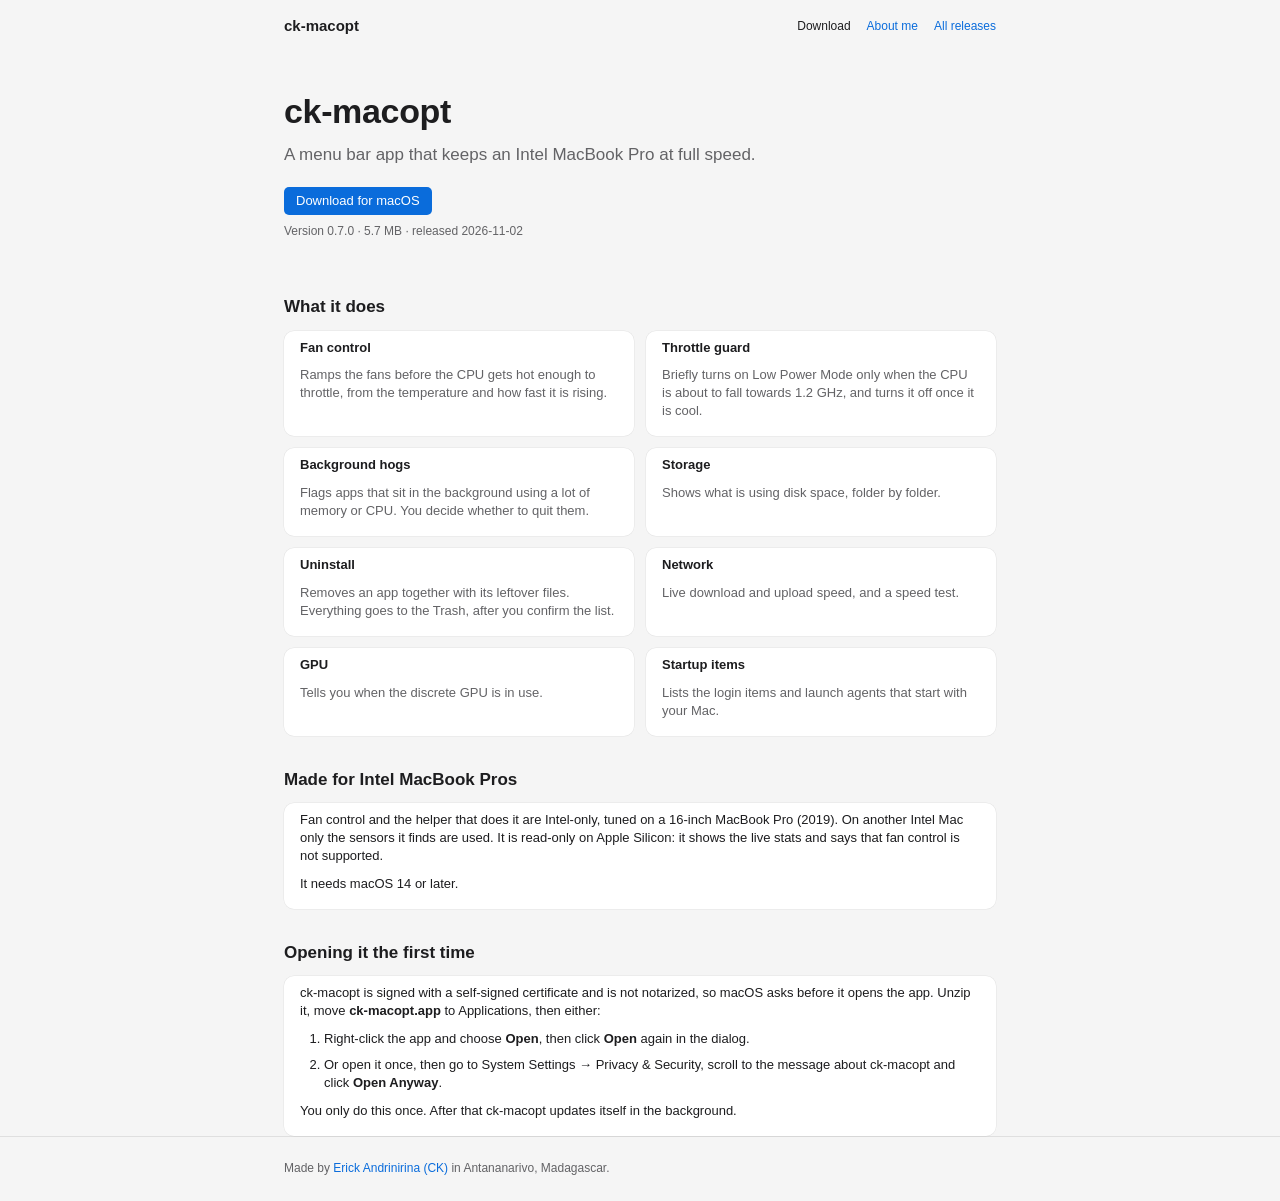
<file: index.html>
<!doctype html>
<html lang="en">
<head>
<meta charset="utf-8">
<meta name="viewport" content="width=device-width, initial-scale=1">
<title>ck-macopt · Download</title>
<meta name="description" content="ck-macopt is a menu bar app that keeps an Intel MacBook Pro at full speed: fan control before the CPU throttles, background hog alerts, and what is using your disk.">
<link rel="stylesheet" href="tokens/colors.css">
<link rel="stylesheet" href="tokens/typography.css">
<link rel="stylesheet" href="tokens/spacing.css">
<link rel="stylesheet" href="tokens/radii.css">
<link rel="stylesheet" href="tokens/shadows.css">
<link rel="stylesheet" href="tokens/motion.css">
<link rel="stylesheet" href="tokens/base.css">
<link rel="stylesheet" href="components/button.css">
<link rel="stylesheet" href="components/card.css">
<link rel="stylesheet" href="site.css">
<script type="module" src="download.js"></script>
</head>
<body class="ck-root">
<header class="top"><div class="wrap">
  <a class="brand" href="./">ck-macopt</a>
  <nav class="nav"><a href="./" aria-current="page">Download</a><a href="about.html">About me</a><a href="https://github.com/ckandrinirina/ck-macopt-releases/releases">All releases</a></nav>
</div></header>

<main class="wrap">
  <section class="hero">
    <h1>ck-macopt</h1>
    <p class="pitch">A menu bar app that keeps an Intel MacBook Pro at full speed.</p>
    <div class="download">
      <a class="btn btn--primary is-disabled" id="download" aria-disabled="true" tabindex="-1"><span class="btn__label" id="download-label">No release yet</span></a>
      <p class="meta num" id="download-meta"></p>
      <noscript><p class="meta">Turn on JavaScript to see the latest version, or get it from the <a href="https://github.com/ckandrinirina/ck-macopt-releases/releases/latest">releases page</a>.</p></noscript>
    </div>
  </section>

  <section class="section">
    <h2>What it does</h2>
    <div class="card-grid">
      <div class="card"><div class="card__body"><h3 class="feature__name">Fan control</h3><p class="feature__text">Ramps the fans before the CPU gets hot enough to throttle, from the temperature and how fast it is rising.</p></div></div>
      <div class="card"><div class="card__body"><h3 class="feature__name">Throttle guard</h3><p class="feature__text">Briefly turns on Low Power Mode only when the CPU is about to fall towards 1.2 GHz, and turns it off once it is cool.</p></div></div>
      <div class="card"><div class="card__body"><h3 class="feature__name">Background hogs</h3><p class="feature__text">Flags apps that sit in the background using a lot of memory or CPU. You decide whether to quit them.</p></div></div>
      <div class="card"><div class="card__body"><h3 class="feature__name">Storage</h3><p class="feature__text">Shows what is using disk space, folder by folder.</p></div></div>
      <div class="card"><div class="card__body"><h3 class="feature__name">Uninstall</h3><p class="feature__text">Removes an app together with its leftover files. Everything goes to the Trash, after you confirm the list.</p></div></div>
      <div class="card"><div class="card__body"><h3 class="feature__name">Network</h3><p class="feature__text">Live download and upload speed, and a speed test.</p></div></div>
      <div class="card"><div class="card__body"><h3 class="feature__name">GPU</h3><p class="feature__text">Tells you when the discrete GPU is in use.</p></div></div>
      <div class="card"><div class="card__body"><h3 class="feature__name">Startup items</h3><p class="feature__text">Lists the login items and launch agents that start with your Mac.</p></div></div>
    </div>
  </section>

  <section class="section">
    <h2>Made for Intel MacBook Pros</h2>
    <div class="card"><div class="card__body">
      <p>Fan control and the helper that does it are Intel-only, tuned on a 16-inch MacBook Pro (2019). On another Intel Mac only the sensors it finds are used. It is read-only on Apple Silicon: it shows the live stats and says that fan control is not supported.</p>
      <p>It needs macOS 14 or later.</p>
    </div></div>
  </section>

  <section class="section">
    <h2>Opening it the first time</h2>
    <div class="card"><div class="card__body">
      <p>ck-macopt is signed with a self-signed certificate and is not notarized, so macOS asks before it opens the app. Unzip it, move <strong>ck-macopt.app</strong> to Applications, then either:</p>
      <ol class="steps">
        <li>Right-click the app and choose <strong>Open</strong>, then click <strong>Open</strong> again in the dialog.</li>
        <li>Or open it once, then go to System Settings &rarr; Privacy &amp; Security, scroll to the message about ck-macopt and click <strong>Open Anyway</strong>.</li>
      </ol>
      <p>You only do this once. After that ck-macopt updates itself in the background.</p>
    </div></div>
  </section>
</main>

<footer><div class="wrap">Made by <a href="about.html">Erick Andrinirina (CK)</a> in Antananarivo, Madagascar.</div></footer>
</body>
</html>
</file>
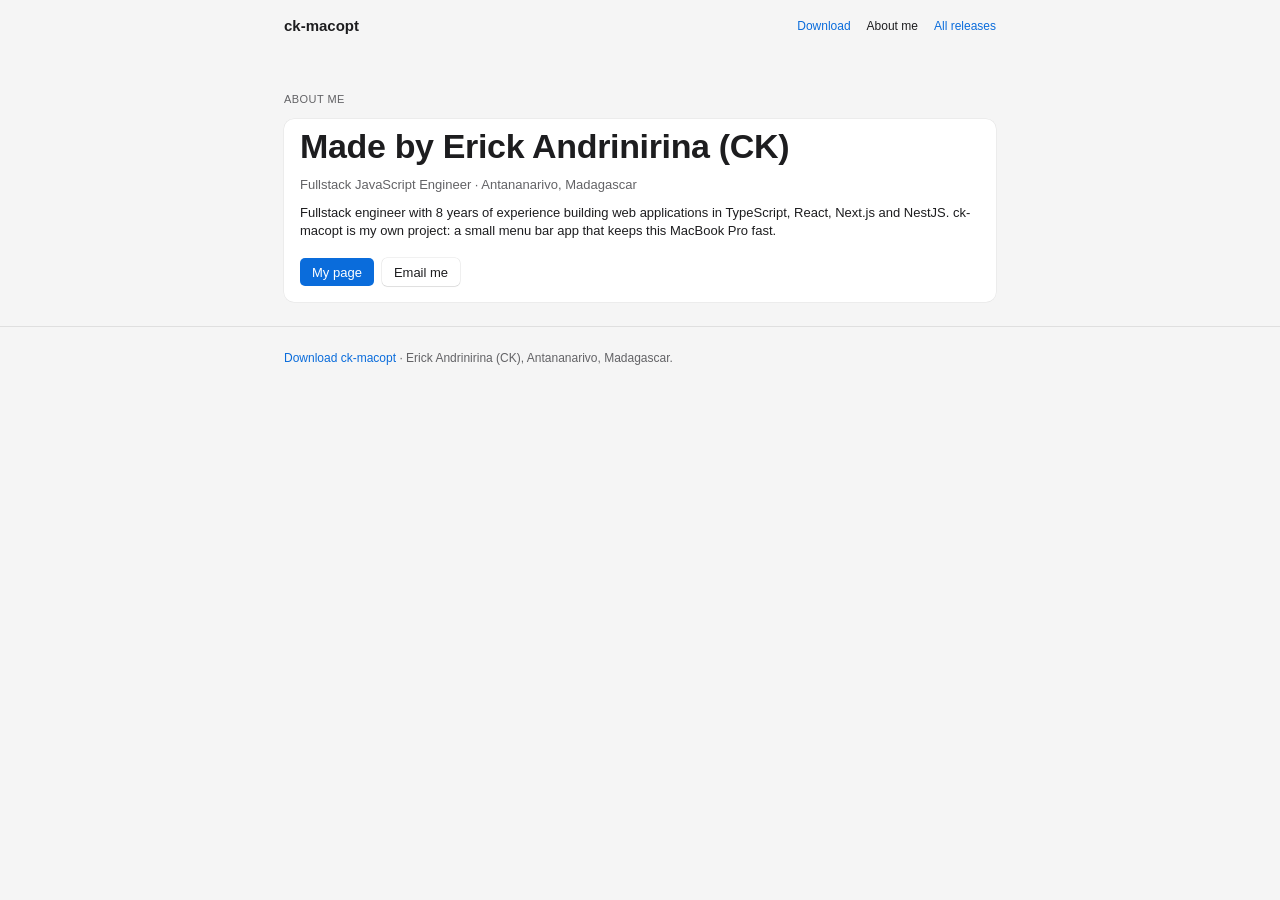
<file: about.html>
<!doctype html>
<html lang="en">
<head>
<meta charset="utf-8">
<meta name="viewport" content="width=device-width, initial-scale=1">
<title>ck-macopt · About me</title>
<meta name="description" content="Erick Andrinirina (CK), fullstack JavaScript engineer and maker of ck-macopt.">
<link rel="stylesheet" href="tokens/colors.css">
<link rel="stylesheet" href="tokens/typography.css">
<link rel="stylesheet" href="tokens/spacing.css">
<link rel="stylesheet" href="tokens/radii.css">
<link rel="stylesheet" href="tokens/shadows.css">
<link rel="stylesheet" href="tokens/motion.css">
<link rel="stylesheet" href="tokens/base.css">
<link rel="stylesheet" href="components/button.css">
<link rel="stylesheet" href="components/card.css">
<link rel="stylesheet" href="site.css">
</head>
<body class="ck-root">
<header class="top"><div class="wrap">
  <a class="brand" href="./">ck-macopt</a>
  <nav class="nav"><a href="./">Download</a><a href="about.html" aria-current="page">About me</a><a href="https://github.com/ckandrinirina/ck-macopt-releases/releases">All releases</a></nav>
</div></header>

<main class="wrap">
  <section class="hero">
    <p class="eyebrow">About me</p>
    <div class="card"><div class="card__body">
      <h1 class="author__name">Made by Erick Andrinirina (CK)</h1>
      <p class="author__role">Fullstack JavaScript Engineer · Antananarivo, Madagascar</p>
      <p>Fullstack engineer with 8 years of experience building web applications in TypeScript, React, Next.js and NestJS. ck-macopt is my own project: a small menu bar app that keeps this MacBook Pro fast.</p>
      <div class="btn-group">
        <a class="btn btn--primary" href="https://ckandrinirina.github.io">My page</a>
        <a class="btn btn--secondary" href="mailto:ckandrinirina@gmail.com">Email me</a>
      </div>
    </div></div>
  </section>
</main>

<footer><div class="wrap"><a href="./">Download ck-macopt</a> · Erick Andrinirina (CK), Antananarivo, Madagascar.</div></footer>
</body>
</html>
</file>
<file: tokens/colors.css>
/* ck-macopt — color tokens.
   Light values on :root; dark values override the SAME names under prefers-color-scheme.
   [data-theme] scopes force one theme for side-by-side previews (same names, never a parallel set). */
:root, [data-theme="light"] {
  color-scheme: light;
  --color-bg-window: #ECECEC;
  --color-bg-content: #F5F5F5;
  --color-bg-card: #FFFFFF;
  --color-bg-card-nested: #F7F7F7;
  --color-bg-sidebar: rgba(226, 226, 226, 0.82);
  --color-bg-popover: rgba(246, 246, 246, 0.88);
  --color-bg-sheet: #F6F6F6;
  --color-bg-control: #FFFFFF;
  --color-bg-control-pressed: #E4E4E4;
  --color-bg-field: #FFFFFF;
  --color-bg-tooltip: #FFFFFF;
  --color-bg-menubar: rgba(246, 246, 246, 0.80);
  --color-scrim: rgba(0, 0, 0, 0.18);
  --color-fill-subtle: rgba(0, 0, 0, 0.04);
  --color-fill-hover: rgba(0, 0, 0, 0.06);
  --color-fill-pressed: rgba(0, 0, 0, 0.11);
  --color-fill-selected: rgba(0, 0, 0, 0.09);
  --color-fill-track: rgba(0, 0, 0, 0.09);
  --color-separator: rgba(0, 0, 0, 0.09);
  --color-border-control: rgba(0, 0, 0, 0.16);
  --color-border-card: rgba(0, 0, 0, 0.07);
  --color-border-popover: rgba(0, 0, 0, 0.12);
  --color-text-primary: #1D1D1F;
  --color-text-secondary: #636366;
  --color-text-tertiary: #8E8E93;
  --color-text-disabled: rgba(0, 0, 0, 0.30);
  --color-text-on-accent: #FFFFFF;
  --color-text-placeholder: #636366;
  --color-accent: #0A6CDB;
  --color-accent-hover: #095FC2;
  --color-accent-pressed: #08529F;
  --color-accent-text: #0A6CDB;
  --color-accent-tint: rgba(10, 108, 219, 0.12);
  --color-selection: #0A6CDB;
  --color-focus-ring: rgba(10, 108, 219, 0.55);
  --color-status-normal: #28A745;
  --color-status-normal-text: #1E7B34;
  --color-status-normal-tint: rgba(40, 167, 69, 0.12);
  --color-status-warning: #F08C00;
  --color-status-warning-text: #A35200;
  --color-status-warning-tint: rgba(240, 140, 0, 0.13);
  --color-status-critical: #E5372B;
  --color-status-critical-text: #C4281C;
  --color-status-critical-tint: rgba(229, 55, 43, 0.11);
  --color-status-neutral: #8E8E93;
  --color-status-neutral-text: #636366;
  --color-status-neutral-tint: rgba(0, 0, 0, 0.06);
  --color-destructive: #D70015;
  --color-destructive-hover: #BD0012;
  --color-destructive-pressed: #A00010;
  --color-chart-line: #0A6CDB;
  --color-chart-area: rgba(10, 108, 219, 0.10);
  --color-chart-grid: rgba(0, 0, 0, 0.07);
  --color-chart-threshold: rgba(229, 55, 43, 0.55);
  --color-switch-off: rgba(0, 0, 0, 0.13);
  --color-switch-thumb: #FFFFFF;
  --color-app-icon-bg: #E8E8ED;
  --color-app-icon-fg: #636366;
  --color-window-close: #FF5F57;
  --color-window-minimize: #FEBC2E;
  --color-window-zoom: #28C840;
}
@media (prefers-color-scheme: dark) {
  :root {
    color-scheme: dark;
    --color-bg-window: #1E1E1E;
    --color-bg-content: #1E1E1E;
    --color-bg-card: #2A2A2A;
    --color-bg-card-nested: #323232;
    --color-bg-sidebar: rgba(44, 44, 44, 0.78);
    --color-bg-popover: rgba(38, 38, 38, 0.86);
    --color-bg-sheet: #2C2C2C;
    --color-bg-control: rgba(255, 255, 255, 0.12);
    --color-bg-control-pressed: rgba(255, 255, 255, 0.20);
    --color-bg-field: rgba(255, 255, 255, 0.06);
    --color-bg-tooltip: #3A3A3A;
    --color-bg-menubar: rgba(30, 30, 30, 0.72);
    --color-scrim: rgba(0, 0, 0, 0.42);
    --color-fill-subtle: rgba(255, 255, 255, 0.05);
    --color-fill-hover: rgba(255, 255, 255, 0.08);
    --color-fill-pressed: rgba(255, 255, 255, 0.14);
    --color-fill-selected: rgba(255, 255, 255, 0.11);
    --color-fill-track: rgba(255, 255, 255, 0.12);
    --color-separator: rgba(255, 255, 255, 0.09);
    --color-border-control: rgba(255, 255, 255, 0.14);
    --color-border-card: rgba(255, 255, 255, 0.07);
    --color-border-popover: rgba(255, 255, 255, 0.16);
    --color-text-primary: #F2F2F4;
    --color-text-secondary: #A6A6AB;
    --color-text-tertiary: #76767B;
    --color-text-disabled: rgba(255, 255, 255, 0.28);
    --color-text-on-accent: #FFFFFF;
    --color-text-placeholder: #A6A6AB;
    --color-accent: #0B6FE0;
    --color-accent-hover: #2A80EA;
    --color-accent-pressed: #0A5FC2;
    --color-accent-text: #4DA3FF;
    --color-accent-tint: rgba(77, 163, 255, 0.18);
    --color-selection: #0B6FE0;
    --color-focus-ring: rgba(77, 163, 255, 0.60);
    --color-status-normal: #32D74B;
    --color-status-normal-text: #4BD964;
    --color-status-normal-tint: rgba(50, 215, 75, 0.16);
    --color-status-warning: #FF9F0A;
    --color-status-warning-text: #FFB340;
    --color-status-warning-tint: rgba(255, 159, 10, 0.17);
    --color-status-critical: #FF5248;
    --color-status-critical-text: #FF7A70;
    --color-status-critical-tint: rgba(255, 82, 72, 0.17);
    --color-status-neutral: #8E8E93;
    --color-status-neutral-text: #A6A6AB;
    --color-status-neutral-tint: rgba(255, 255, 255, 0.08);
    --color-destructive: #D2342A;
    --color-destructive-hover: #DE4A40;
    --color-destructive-pressed: #B92C23;
    --color-chart-line: #4DA3FF;
    --color-chart-area: rgba(77, 163, 255, 0.14);
    --color-chart-grid: rgba(255, 255, 255, 0.08);
    --color-chart-threshold: rgba(255, 82, 72, 0.60);
    --color-switch-off: rgba(255, 255, 255, 0.18);
    --color-switch-thumb: #F2F2F4;
    --color-app-icon-bg: #3A3A3C;
    --color-app-icon-fg: #A6A6AB;
    --color-window-close: #FF5F57;
    --color-window-minimize: #FEBC2E;
    --color-window-zoom: #28C840;
  }
}
[data-theme="dark"] {
  color-scheme: dark;
  --color-bg-window: #1E1E1E;
  --color-bg-content: #1E1E1E;
  --color-bg-card: #2A2A2A;
  --color-bg-card-nested: #323232;
  --color-bg-sidebar: rgba(44, 44, 44, 0.78);
  --color-bg-popover: rgba(38, 38, 38, 0.86);
  --color-bg-sheet: #2C2C2C;
  --color-bg-control: rgba(255, 255, 255, 0.12);
  --color-bg-control-pressed: rgba(255, 255, 255, 0.20);
  --color-bg-field: rgba(255, 255, 255, 0.06);
  --color-bg-tooltip: #3A3A3A;
  --color-bg-menubar: rgba(30, 30, 30, 0.72);
  --color-scrim: rgba(0, 0, 0, 0.42);
  --color-fill-subtle: rgba(255, 255, 255, 0.05);
  --color-fill-hover: rgba(255, 255, 255, 0.08);
  --color-fill-pressed: rgba(255, 255, 255, 0.14);
  --color-fill-selected: rgba(255, 255, 255, 0.11);
  --color-fill-track: rgba(255, 255, 255, 0.12);
  --color-separator: rgba(255, 255, 255, 0.09);
  --color-border-control: rgba(255, 255, 255, 0.14);
  --color-border-card: rgba(255, 255, 255, 0.07);
  --color-border-popover: rgba(255, 255, 255, 0.16);
  --color-text-primary: #F2F2F4;
  --color-text-secondary: #A6A6AB;
  --color-text-tertiary: #76767B;
  --color-text-disabled: rgba(255, 255, 255, 0.28);
  --color-text-on-accent: #FFFFFF;
  --color-text-placeholder: #A6A6AB;
  --color-accent: #0B6FE0;
  --color-accent-hover: #2A80EA;
  --color-accent-pressed: #0A5FC2;
  --color-accent-text: #4DA3FF;
  --color-accent-tint: rgba(77, 163, 255, 0.18);
  --color-selection: #0B6FE0;
  --color-focus-ring: rgba(77, 163, 255, 0.60);
  --color-status-normal: #32D74B;
  --color-status-normal-text: #4BD964;
  --color-status-normal-tint: rgba(50, 215, 75, 0.16);
  --color-status-warning: #FF9F0A;
  --color-status-warning-text: #FFB340;
  --color-status-warning-tint: rgba(255, 159, 10, 0.17);
  --color-status-critical: #FF5248;
  --color-status-critical-text: #FF7A70;
  --color-status-critical-tint: rgba(255, 82, 72, 0.17);
  --color-status-neutral: #8E8E93;
  --color-status-neutral-text: #A6A6AB;
  --color-status-neutral-tint: rgba(255, 255, 255, 0.08);
  --color-destructive: #D2342A;
  --color-destructive-hover: #DE4A40;
  --color-destructive-pressed: #B92C23;
  --color-chart-line: #4DA3FF;
  --color-chart-area: rgba(77, 163, 255, 0.14);
  --color-chart-grid: rgba(255, 255, 255, 0.08);
  --color-chart-threshold: rgba(255, 82, 72, 0.60);
  --color-switch-off: rgba(255, 255, 255, 0.18);
  --color-switch-thumb: #F2F2F4;
  --color-app-icon-bg: #3A3A3C;
  --color-app-icon-fg: #A6A6AB;
  --color-window-close: #FF5F57;
  --color-window-minimize: #FEBC2E;
  --color-window-zoom: #28C840;
}
</file>
<file: tokens/typography.css>
/* ck-macopt — type tokens. System UI font only; tabular figures for every live number. */
:root {
  --font-ui: -apple-system, BlinkMacSystemFont, "SF Pro Text", "Helvetica Neue", sans-serif;
  --font-display: -apple-system, BlinkMacSystemFont, "SF Pro Display", "Helvetica Neue", sans-serif;
  --font-mono: ui-monospace, "SF Mono", Menlo, Monaco, monospace;
  --font-numeric: tabular-nums;

  --font-weight-regular: 400;
  --font-weight-medium: 500;
  --font-weight-semibold: 600;
  --font-weight-bold: 700;

  --text-caption: 10px;      /* axis labels, scale labels */
  --text-footnote: 11px;     /* meta lines, badges, sub-lines */
  --text-callout: 12px;      /* secondary body, paths */
  --text-body: 13px;         /* default macOS body */
  --text-title3: 15px;       /* card titles in popover header */
  --text-title2: 17px;       /* window section titles */
  --text-title1: 22px;       /* panel title */
  --text-metric: 24px;       /* metric tile numerals */
  --text-metric-lg: 34px;    /* hero numerals (network, gauge centre) */
  --text-menubar: 13px;      /* menu bar label */

  --leading-tight: 1.15;
  --leading-normal: 1.38;
  --leading-relaxed: 1.5;

  --tracking-tight: -0.01em;
  --tracking-normal: 0;
  --tracking-caps: 0.04em;
}
</file>
<file: tokens/spacing.css>
/* ck-macopt — spacing + fixed sizes. */
:root {
  --space-0: 0;
  --space-1: 2px;
  --space-2: 4px;
  --space-3: 6px;
  --space-4: 8px;
  --space-5: 10px;
  --space-6: 12px;
  --space-7: 16px;
  --space-8: 20px;
  --space-9: 24px;
  --space-10: 32px;
  --space-11: 40px;

  /* control + layout sizes (click targets never below 24pt) */
  --size-control-sm: 24px;
  --size-control: 28px;
  --size-row: 32px;
  --size-row-lg: 44px;
  --size-icon-xs: 12px;
  --size-icon-sm: 14px;
  --size-icon: 16px;
  --size-icon-lg: 20px;
  --size-icon-xl: 32px;
  --size-app-icon: 28px;
  --size-app-icon-lg: 48px;
  --size-switch-w: 32px;
  --size-switch-h: 18px;
  --size-switch-thumb: 16px;
  --size-checkbox: 14px;
  --size-badge: 18px;
  --size-dot: 8px;
  --size-hairline: 1px;
  --size-stroke: 1.5px;
  --size-meter: 4px;
  --size-meter-lg: 6px;
  --size-gauge: 96px;
  --size-gauge-stroke: 8px;
  --size-marker: 2px;
  --size-marker-h: 14px;
  --size-chart-h: 120px;
  --size-sparkline-h: 28px;
  --size-menubar-h: 24px;
  --size-traffic-light: 12px;
  --size-popover-w: 320px;
  --size-sidebar-w: 200px;
  --size-window-min-w: 760px;
  --size-window-min-h: 520px;
  --size-titlebar-h: 52px;
  --size-sheet-w: 300px;
  --size-tooltip-max: 420px;
  --size-drop-zone-h: 180px;
  --size-size-bar-w: 120px;
  --size-focus-ring: 3px;
}
</file>
<file: tokens/radii.css>
/* ck-macopt — corner radii (macOS-standard, soft). */
:root {
  --radius-xs: 3px;    /* checkbox, chart markers */
  --radius-sm: 5px;    /* buttons, fields, popup, segmented */
  --radius-md: 7px;    /* sidebar items, list-row hover, badges container */
  --radius-lg: 10px;   /* cards, tiles, banners */
  --radius-xl: 12px;   /* popover, sheet, window */
  --radius-full: 999px;/* pills, switch, dots, meters */
}
</file>
<file: tokens/shadows.css>
/* ck-macopt — elevation. Flat by default; shadows only for floating surfaces. */
:root {
  --shadow-control: 0 0.5px 1px rgba(0, 0, 0, 0.14), 0 0 0 0.5px rgba(0, 0, 0, 0.10);
  --shadow-thumb: 0 1px 2px rgba(0, 0, 0, 0.22), 0 0 0 0.5px rgba(0, 0, 0, 0.06);
  --shadow-card: 0 0 0 0.5px var(--color-border-card);
  --shadow-popover: 0 10px 32px rgba(0, 0, 0, 0.20), 0 0 0 0.5px var(--color-border-popover);
  --shadow-sheet: 0 20px 56px rgba(0, 0, 0, 0.30), 0 0 0 0.5px var(--color-border-popover);
  --shadow-window: 0 22px 60px rgba(0, 0, 0, 0.28), 0 0 0 0.5px rgba(0, 0, 0, 0.22);
  --shadow-tooltip: 0 3px 10px rgba(0, 0, 0, 0.16), 0 0 0 0.5px var(--color-border-popover);
  --shadow-focus: 0 0 0 var(--size-focus-ring) var(--color-focus-ring);
  --shadow-inset-field: inset 0 0 0 0.5px var(--color-border-control);
}
</file>
<file: tokens/motion.css>
/* ck-macopt — motion. Minimal: values update in place; gauges ease gently. */
:root {
  --motion-fast: 120ms; /* @kind other */
  --motion-gauge: 450ms; /* @kind other */
  --motion-spin: 900ms; /* @kind other */
  --motion-ease: cubic-bezier(0.25, 0.1, 0.25, 1); /* @kind other */
  --blur-vibrancy: saturate(180%) blur(24px); /* @kind other */
}
@media (prefers-reduced-motion: reduce) {
  :root { --motion-fast: 0ms; /* @kind other */ --motion-gauge: 0ms; /* @kind other */ }
}
</file>
<file: tokens/base.css>
/* ck-macopt — base element rules shared by every surface. */
.ck-root, .ck-root * { box-sizing: border-box; }
.ck-root {
  font-family: var(--font-ui);
  font-size: var(--text-body);
  line-height: var(--leading-normal);
  color: var(--color-text-primary);
  -webkit-font-smoothing: antialiased;
}
.ck-root :where(a) { color: var(--color-accent-text); text-decoration: none; }
.ck-root :where(a):hover { text-decoration: underline; }
.ck-root :where(a[class]):hover { text-decoration: none; }
.ck-root :focus-visible { outline: none; box-shadow: var(--shadow-focus); }
.num { font-variant-numeric: var(--font-numeric); }
.visually-hidden { position: absolute; width: 1px; height: 1px; overflow: hidden; clip: rect(0 0 0 0); white-space: nowrap; }
.icon { width: var(--size-icon); height: var(--size-icon); flex: none; stroke-width: 1.75; }
.icon--xs { width: var(--size-icon-xs); height: var(--size-icon-xs); }
.icon--sm { width: var(--size-icon-sm); height: var(--size-icon-sm); }
.icon--lg { width: var(--size-icon-lg); height: var(--size-icon-lg); }
.icon--xl { width: var(--size-icon-xl); height: var(--size-icon-xl); stroke-width: 1.5; }
</file>
<file: components/button.css>
/* ck-macopt — button */
.btn{display:inline-flex;align-items:center;justify-content:center;gap:var(--space-3);height:var(--size-control);min-width:var(--size-control);padding:0 var(--space-6);border:0;border-radius:var(--radius-sm);font:inherit;font-size:var(--text-body);font-weight:var(--font-weight-medium);line-height:1;white-space:nowrap;cursor:default;user-select:none;transition:background-color var(--motion-fast) var(--motion-ease)}
.btn:focus-visible,.btn.is-focus{outline:none;box-shadow:var(--shadow-focus)}
.btn__icon{width:var(--size-icon-sm);height:var(--size-icon-sm);flex:none}
.btn__label{overflow:hidden;text-overflow:ellipsis}
.btn--primary{background:var(--color-accent);color:var(--color-text-on-accent)}
.btn--primary:hover,.btn--primary.is-hover{background:var(--color-accent-hover)}
.btn--primary:active,.btn--primary.is-pressed{background:var(--color-accent-pressed)}
.btn--secondary{background:var(--color-bg-control);color:var(--color-text-primary);box-shadow:var(--shadow-control)}
.btn--secondary:hover,.btn--secondary.is-hover{background:var(--color-fill-hover)}
.btn--secondary:active,.btn--secondary.is-pressed{background:var(--color-bg-control-pressed)}
.btn--secondary.is-focus,.btn--secondary:focus-visible{box-shadow:var(--shadow-control),var(--shadow-focus)}
.btn--destructive{background:var(--color-destructive);color:var(--color-text-on-accent)}
.btn--destructive:hover,.btn--destructive.is-hover{background:var(--color-destructive-hover)}
.btn--destructive:active,.btn--destructive.is-pressed{background:var(--color-destructive-pressed)}
.btn--borderless{background:transparent;color:var(--color-accent-text);padding:0 var(--space-3)}
.btn--borderless:hover,.btn--borderless.is-hover{background:var(--color-fill-hover)}
.btn--borderless:active,.btn--borderless.is-pressed{background:var(--color-fill-pressed)}
.btn--borderless.btn--danger{color:var(--color-status-critical-text)}
.btn--sm{height:var(--size-control-sm);padding:0 var(--space-5);font-size:var(--text-callout);gap:var(--space-2)}
.btn--sm.btn--borderless{padding:0 var(--space-3)}
.btn[disabled],.btn.is-disabled{background:var(--color-fill-subtle);color:var(--color-text-disabled);box-shadow:none;pointer-events:none}
.btn--borderless[disabled],.btn--borderless.is-disabled{background:transparent}
.btn.is-loading{pointer-events:none}
.btn.is-loading .btn__label{opacity:.75}
.btn-group{display:flex;flex-wrap:wrap;align-items:center;gap:var(--space-4)}
.btn-group--end{justify-content:flex-end}
</file>
<file: components/card.css>
/* ck-macopt — card */
.card{display:flex;flex-direction:column;border-radius:var(--radius-lg);background:var(--color-bg-card);box-shadow:var(--shadow-card)}
.card__header{display:flex;align-items:center;gap:var(--space-4);min-height:var(--size-row);padding:var(--space-4) var(--space-7) var(--space-2)}
.card__icon{width:var(--size-icon);height:var(--size-icon);color:var(--color-text-secondary)}
.card__title{margin:0;font-size:var(--text-body);font-weight:var(--font-weight-semibold)}
.card__accessory{margin-left:auto;display:flex;align-items:center;gap:var(--space-4)}
.card__body{display:flex;flex-direction:column;gap:var(--space-5);padding:var(--space-4) var(--space-7) var(--space-7)}
.card__body--flush{padding:var(--space-1) var(--space-3) var(--space-3);gap:0}
.card__footer{display:flex;align-items:center;gap:var(--space-6);padding:var(--space-5) var(--space-7);box-shadow:0 calc(var(--size-hairline) * -1) 0 var(--color-separator)}
.card-group-title{margin:0 0 calc(var(--space-4) * -1);padding:0 var(--space-2);font-size:var(--text-body);font-weight:var(--font-weight-semibold);color:var(--color-text-primary)}
.card-grid{display:grid;grid-template-columns:repeat(auto-fit,minmax(calc(var(--size-sheet-w) - var(--space-10)),1fr));gap:var(--space-6)}
</file>
<file: site.css>
/* ck-macopt download site. Every colour, font, radius and size comes from the design tokens that
   deploy_site.py publishes beside this file (tokens/*.css); buttons and cards from the design's
   button.css and card.css. */
body {
  margin: 0;
  background: var(--color-bg-content);
  color: var(--color-text-primary);
  font-size: var(--text-body);
  line-height: var(--leading-relaxed);
}

.wrap {
  max-width: var(--size-window-min-w);
  margin: 0 auto;
  padding: 0 var(--space-9);
}

.top {
  background: var(--color-bg-menubar);
  backdrop-filter: var(--blur-vibrancy);
  box-shadow: 0 calc(var(--size-hairline) * -1) 0 var(--color-separator);
  position: sticky;
  top: 0;
}
.top .wrap { display: flex; align-items: center; justify-content: space-between; gap: var(--space-7); min-height: var(--size-titlebar-h); flex-wrap: wrap; }
.brand { font-size: var(--text-title3); font-weight: var(--font-weight-semibold); color: var(--color-text-primary); }
.nav { display: flex; gap: var(--space-7); font-size: var(--text-callout); flex-wrap: wrap; }
.nav a[aria-current="page"] { color: var(--color-text-primary); font-weight: var(--font-weight-medium); }

main { padding-bottom: var(--space-11); }

.hero { padding: var(--space-11) 0 var(--space-9); display: flex; flex-direction: column; gap: var(--space-6); }
.hero h1 { margin: 0; font-family: var(--font-display); font-size: var(--text-metric-lg); line-height: var(--leading-tight); letter-spacing: var(--tracking-tight); }
.pitch { margin: 0; font-size: var(--text-title2); color: var(--color-text-secondary); }
.eyebrow { margin: 0; font-size: var(--text-footnote); text-transform: uppercase; letter-spacing: var(--tracking-caps); color: var(--color-text-secondary); }

.download { display: flex; flex-direction: column; align-items: flex-start; gap: var(--space-4); margin-top: var(--space-4); }
.meta { margin: 0; font-size: var(--text-callout); color: var(--color-text-secondary); }

.section { margin-top: var(--space-10); display: flex; flex-direction: column; gap: var(--space-6); }
.section h2 { margin: 0; font-size: var(--text-title2); font-weight: var(--font-weight-semibold); }

.card__body p { margin: 0; }
.feature__name { margin: 0; font-size: var(--text-body); font-weight: var(--font-weight-semibold); }
.feature__text { color: var(--color-text-secondary); }

.steps { margin: 0; padding-left: var(--space-9); display: flex; flex-direction: column; gap: var(--space-4); }

.author__name { margin: 0; font-family: var(--font-display); font-size: var(--text-title1); line-height: var(--leading-tight); }
.author__role { color: var(--color-text-secondary); }
.btn-group { margin-top: var(--space-4); }

footer { padding: var(--space-9) 0; font-size: var(--text-callout); color: var(--color-text-secondary); box-shadow: 0 var(--size-hairline) 0 var(--color-separator) inset; }

@media (max-width: 600px) {
  .wrap { padding: 0 var(--space-7); }
  .hero { padding-top: var(--space-10); }
}
</file>
